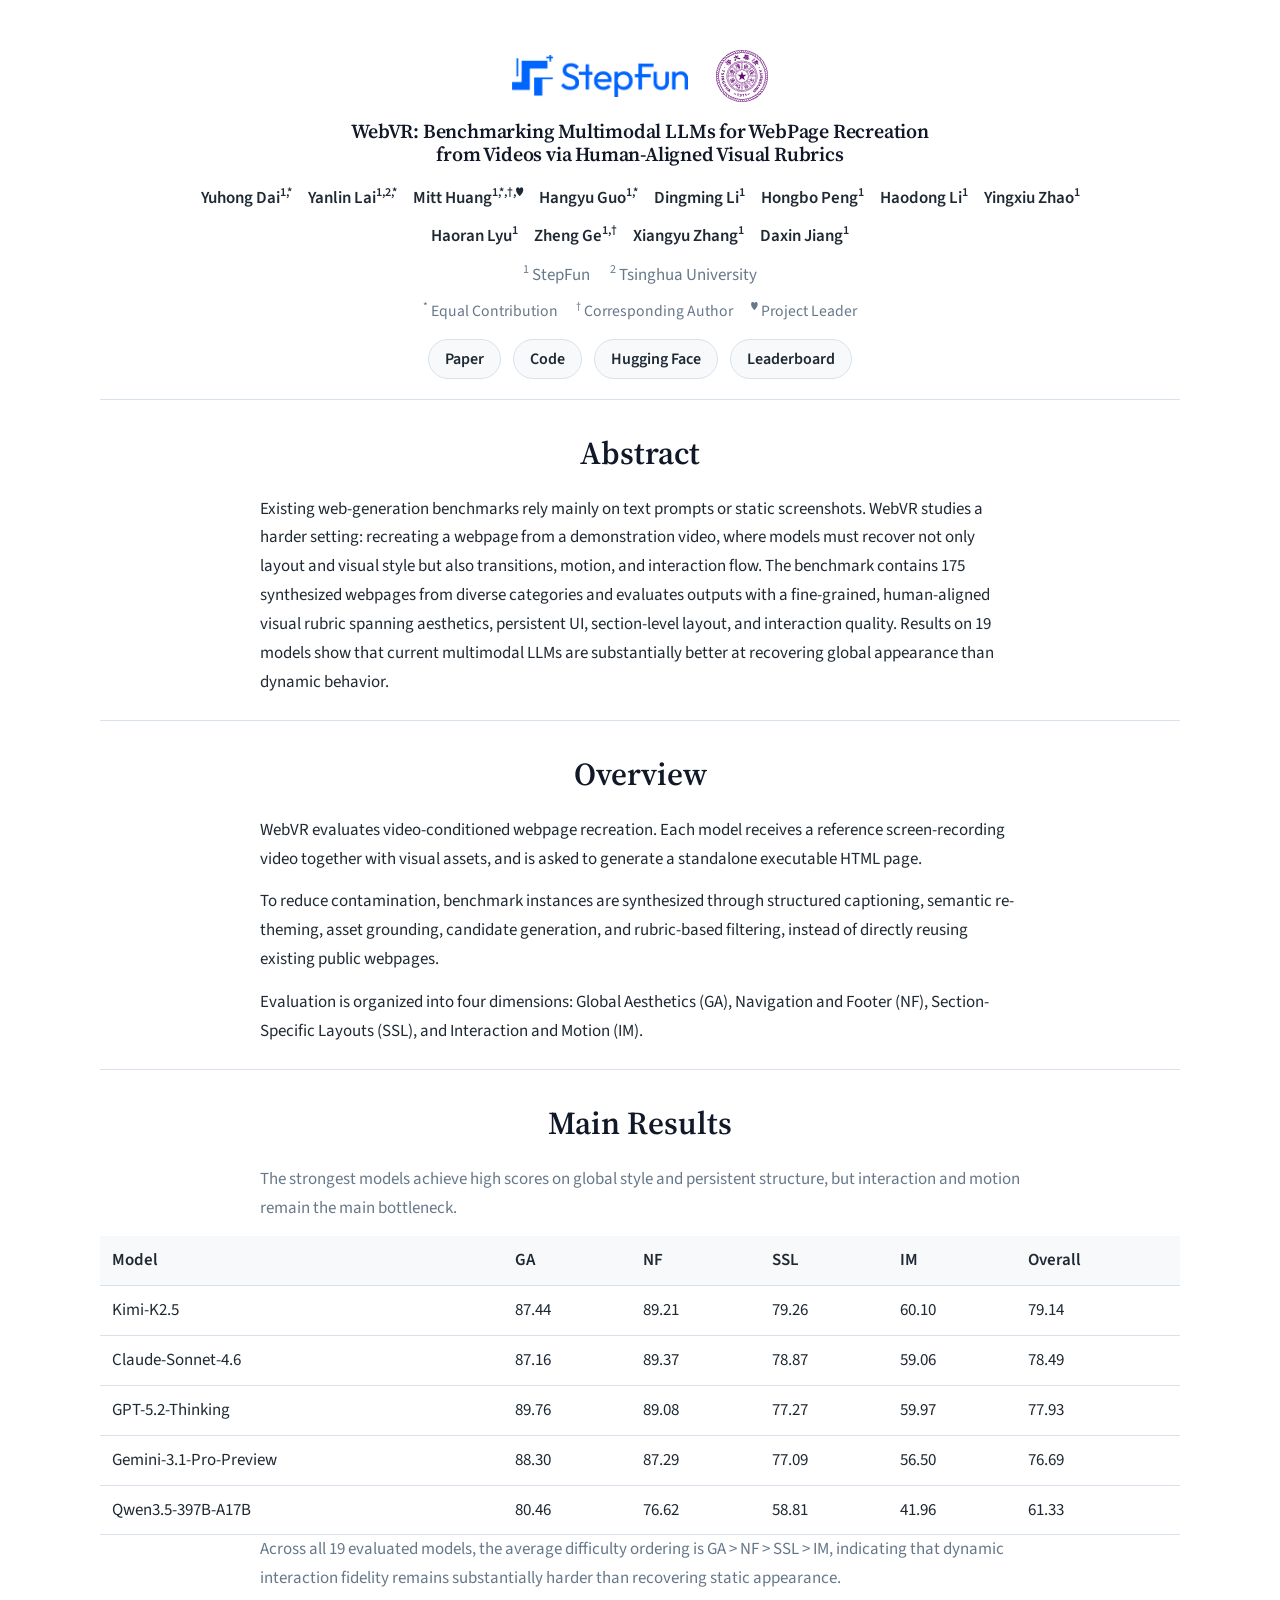
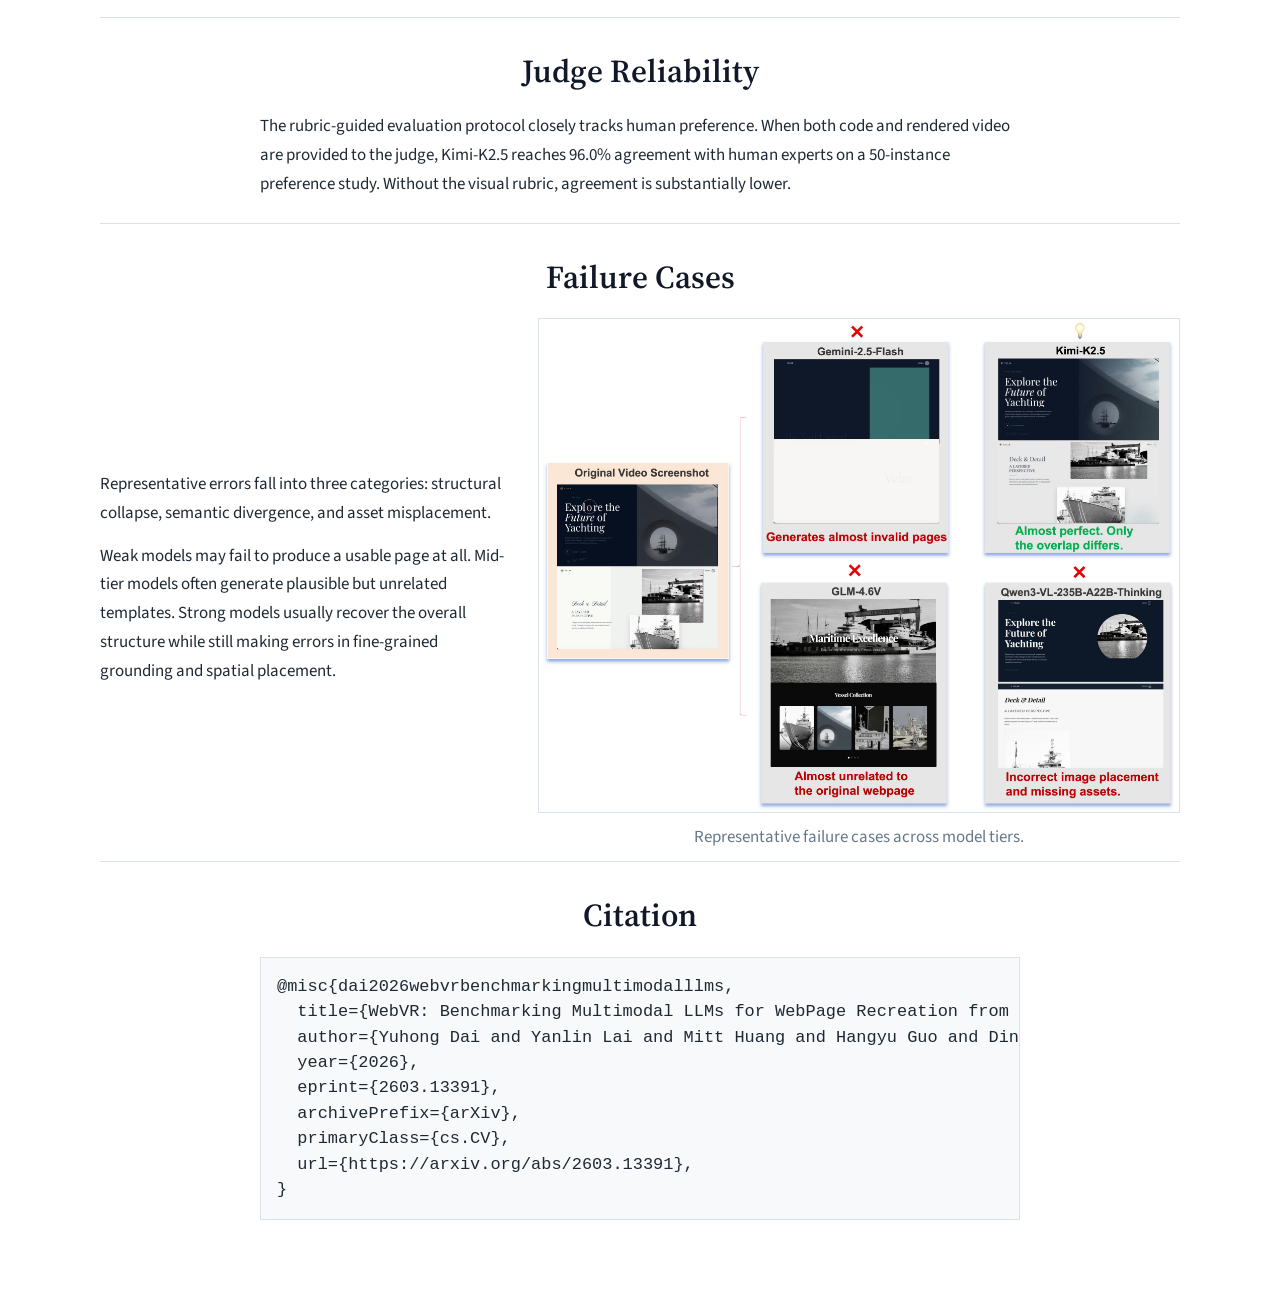
<file: index.html>
<!DOCTYPE html>
<html lang="en">
  <head>
    <meta charset="UTF-8" />
    <meta name="viewport" content="width=device-width, initial-scale=1.0" />
    <title>WebVR: Benchmarking Multimodal LLMs for WebPage Recreation from Videos</title>
    <meta
      name="description"
      content="Project page for WebVR, a benchmark for evaluating multimodal LLMs on recreating webpages from demonstration videos with human-aligned visual rubrics."
    />
    <link rel="preconnect" href="https://fonts.googleapis.com" />
    <link rel="preconnect" href="https://fonts.gstatic.com" crossorigin />
    <link
      href="https://fonts.googleapis.com/css2?family=Source+Serif+4:wght@400;600;700&family=Source+Sans+3:wght@400;500;600&display=swap"
      rel="stylesheet"
    />
    <link rel="stylesheet" href="styles.css" />
  </head>
  <body>
    <div class="container">
      <header class="hero">
        <div class="hero-logos" aria-label="Affiliation logos">
          <img
            class="hero-logo stepfun-logo"
            src="assets/logos/StepFun_en.png"
            alt="StepFun"
          />
          <img
            class="hero-logo thu-logo"
            src="assets/logos/thu-logo.svg"
            alt="Tsinghua University"
          />
        </div>
        <h1 class="project-title">
          <span>WebVR: Benchmarking Multimodal LLMs for WebPage Recreation</span>
          <span>from Videos via Human-Aligned Visual Rubrics</span>
        </h1>
        <div class="authors">
          <span>Yuhong Dai<sup>1,*</sup></span>
          <span>Yanlin Lai<sup>1,2,*</sup></span>
          <span>Mitt Huang<sup>1,*,†,♥</sup></span>
          <span>Hangyu Guo<sup>1,*</sup></span>
          <span>Dingming Li<sup>1</sup></span>
          <span>Hongbo Peng<sup>1</sup></span>
          <span>Haodong Li<sup>1</sup></span>
          <span>Yingxiu Zhao<sup>1</sup></span>
          <span>Haoran Lyu<sup>1</sup></span>
          <span>Zheng Ge<sup>1,†</sup></span>
          <span>Xiangyu Zhang<sup>1</sup></span>
          <span>Daxin Jiang<sup>1</sup></span>
        </div>
        <p class="affiliations">
          <span><sup>1</sup> StepFun</span>
          <span><sup>2</sup> Tsinghua University</span>
        </p>
        <p class="author-notes">
          <span><sup>*</sup> Equal Contribution</span>
          <span><sup>†</sup> Corresponding Author</span>
          <span><sup>♥</sup> Project Leader</span>
        </p>

        <div class="links">
          <a class="link-pill" href="assets/paper.pdf">Paper</a>
          <a class="link-pill" href="https://github.com/broalantaps/WebVR">Code</a>
          <a class="link-pill" href="https://huggingface.co/datasets/BroAlanTaps/WebVR">Hugging Face</a>
          <a class="link-pill" href="leaderboard.html">Leaderboard</a>
        </div>
      </header>

      <main>
        <section class="section" id="abstract">
          <h2>Abstract</h2>
          <div class="content">
            <p>
            Existing web-generation benchmarks rely mainly on text prompts or
            static screenshots. WebVR studies a harder setting: recreating a
            webpage from a demonstration video, where models must recover not
            only layout and visual style but also transitions, motion, and
            interaction flow. The benchmark contains 175 synthesized webpages
            from diverse categories and evaluates outputs with a fine-grained,
            human-aligned visual rubric spanning aesthetics, persistent UI,
            section-level layout, and interaction quality. Results on 19 models
            show that current multimodal LLMs are substantially better at
            recovering global appearance than dynamic behavior.
            </p>
          </div>
        </section>

        <section class="section">
          <h2>Overview</h2>
          <div class="content">
            <p>
              WebVR evaluates video-conditioned webpage recreation. Each model
              receives a reference screen-recording video together with visual
              assets, and is asked to generate a standalone executable HTML
              page.
            </p>
            <p>
              To reduce contamination, benchmark instances are synthesized
              through structured captioning, semantic re-theming, asset
              grounding, candidate generation, and rubric-based filtering,
              instead of directly reusing existing public webpages.
            </p>
            <p>
              Evaluation is organized into four dimensions: Global Aesthetics
              (GA), Navigation and Footer (NF), Section-Specific Layouts (SSL),
              and Interaction and Motion (IM).
            </p>
          </div>
        </section>

        <section class="section" id="results">
          <h2>Main Results</h2>
          <div class="content">
            <p class="section-intro">
              The strongest models achieve high scores on global style and
              persistent structure, but interaction and motion remain the main
              bottleneck.
            </p>
          </div>
          <div class="table-wrap">
            <table>
              <thead>
                <tr>
                  <th>Model</th>
                  <th>GA</th>
                  <th>NF</th>
                  <th>SSL</th>
                  <th>IM</th>
                  <th>Overall</th>
                </tr>
              </thead>
              <tbody>
                <tr>
                  <td>Kimi-K2.5</td>
                  <td>87.44</td>
                  <td>89.21</td>
                  <td>79.26</td>
                  <td>60.10</td>
                  <td>79.14</td>
                </tr>
                <tr>
                  <td>Claude-Sonnet-4.6</td>
                  <td>87.16</td>
                  <td>89.37</td>
                  <td>78.87</td>
                  <td>59.06</td>
                  <td>78.49</td>
                </tr>
                <tr>
                  <td>GPT-5.2-Thinking</td>
                  <td>89.76</td>
                  <td>89.08</td>
                  <td>77.27</td>
                  <td>59.97</td>
                  <td>77.93</td>
                </tr>
                <tr>
                  <td>Gemini-3.1-Pro-Preview</td>
                  <td>88.30</td>
                  <td>87.29</td>
                  <td>77.09</td>
                  <td>56.50</td>
                  <td>76.69</td>
                </tr>
                <tr>
                  <td>Qwen3.5-397B-A17B</td>
                  <td>80.46</td>
                  <td>76.62</td>
                  <td>58.81</td>
                  <td>41.96</td>
                  <td>61.33</td>
                </tr>
              </tbody>
            </table>
          </div>
          <div class="content">
            <p class="note">
            Across all 19 evaluated models, the average difficulty ordering is
            GA &gt; NF &gt; SSL &gt; IM, indicating that dynamic interaction
            fidelity remains substantially harder than recovering static
            appearance.
            </p>
          </div>
        </section>

        <section class="section">
          <h2>Judge Reliability</h2>
          <div class="content">
            <p>
            The rubric-guided evaluation protocol closely tracks human
            preference. When both code and rendered video are provided to the
            judge, Kimi-K2.5 reaches 96.0% agreement with human experts on a
            50-instance preference study. Without the visual rubric, agreement
            is substantially lower.
            </p>
          </div>
        </section>

        <section class="section">
          <h2>Failure Cases</h2>
          <div class="two-col two-col-centered">
            <div class="content content-left content-center-vertical">
              <p>
                Representative errors fall into three categories: structural
                collapse, semantic divergence, and asset misplacement.
              </p>
              <p>
                Weak models may fail to produce a usable page at all. Mid-tier
                models often generate plausible but unrelated templates. Strong
                models usually recover the overall structure while still making
                errors in fine-grained grounding and spatial placement.
              </p>
            </div>
            <figure class="figure figure-centered">
              <img
                src="assets/images/bad_case.jpg"
                alt="Failure cases on the WebVR benchmark"
              />
              <figcaption>Representative failure cases across model tiers.</figcaption>
            </figure>
          </div>
        </section>

        <section class="section" id="citation">
          <h2>Citation</h2>
          <div class="content">
            <pre><code>@misc{dai2026webvrbenchmarkingmultimodalllms,
  title={WebVR: Benchmarking Multimodal LLMs for WebPage Recreation from Videos via Human-Aligned Visual Rubrics},
  author={Yuhong Dai and Yanlin Lai and Mitt Huang and Hangyu Guo and Dingming Li and Hongbo Peng and Haodong Li and Yingxiu Zhao and Haoran Lyu and Zheng Ge and Xiangyu Zhang and Daxin Jiang},
  year={2026},
  eprint={2603.13391},
  archivePrefix={arXiv},
  primaryClass={cs.CV},
  url={https://arxiv.org/abs/2603.13391},
}</code></pre>
          </div>
        </section>
      </main>
    </div>
  </body>
</html>
</file>
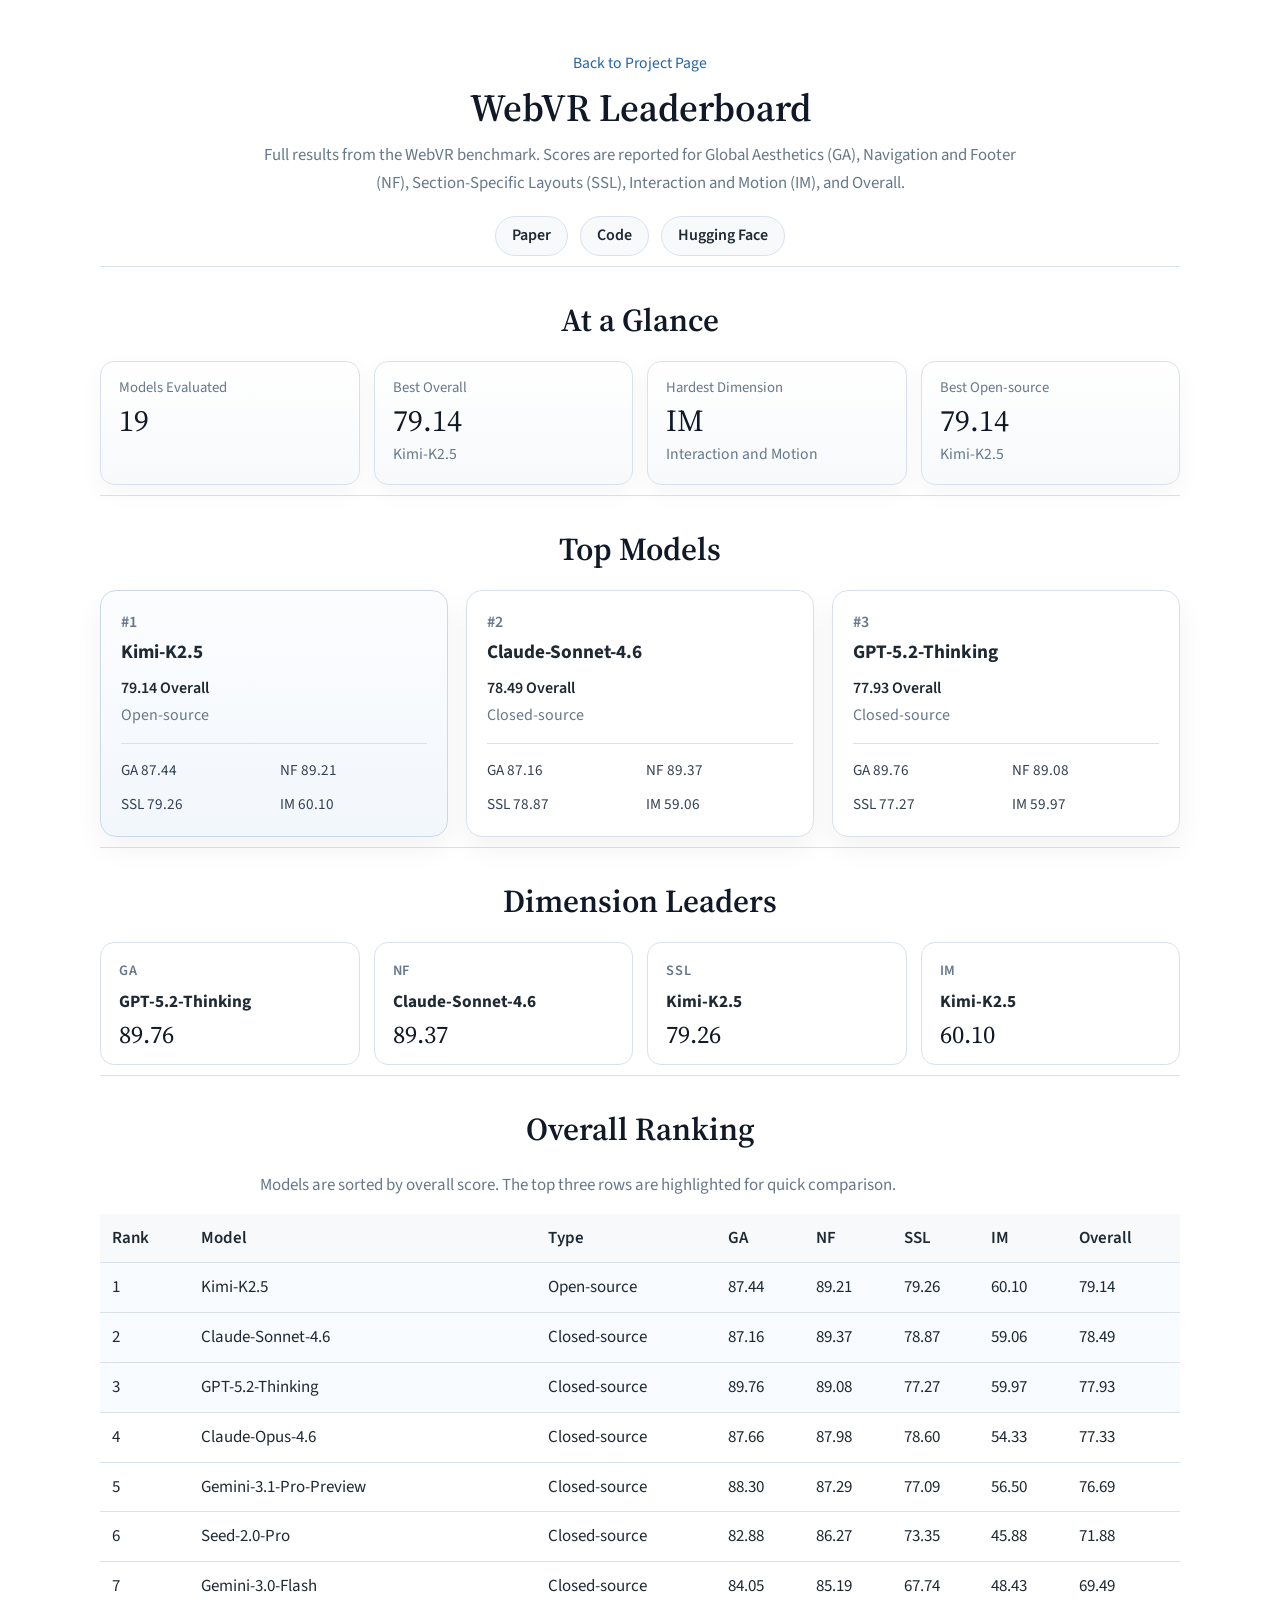
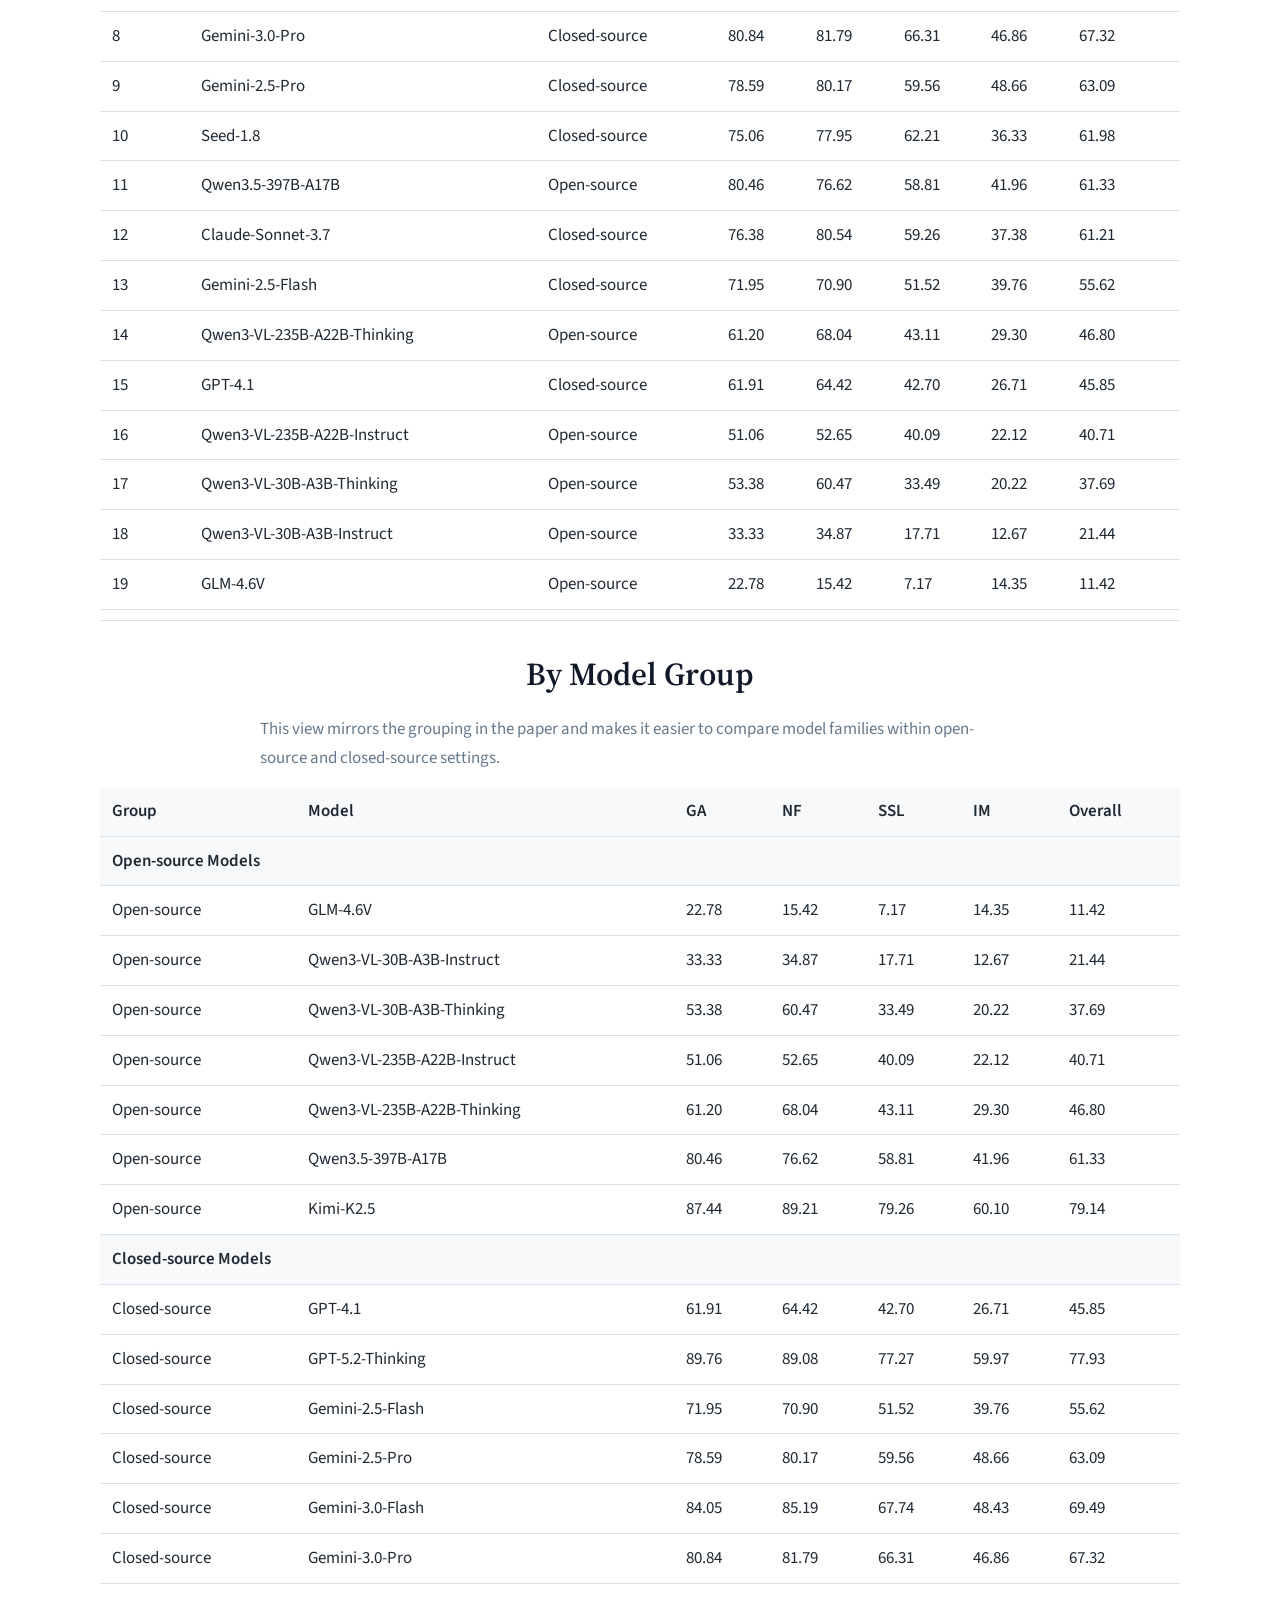
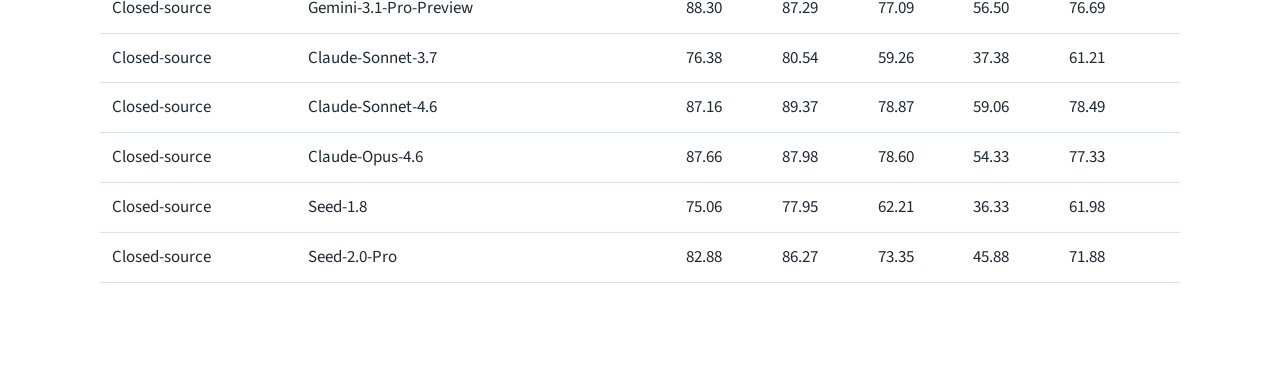
<file: leaderboard.html>
<!DOCTYPE html>
<html lang="en">
  <head>
    <meta charset="UTF-8" />
    <meta name="viewport" content="width=device-width, initial-scale=1.0" />
    <title>WebVR Leaderboard</title>
    <meta
      name="description"
      content="Leaderboard for WebVR: Benchmarking Multimodal LLMs for WebPage Recreation from Videos via Human-Aligned Visual Rubrics."
    />
    <link rel="preconnect" href="https://fonts.googleapis.com" />
    <link rel="preconnect" href="https://fonts.gstatic.com" crossorigin />
    <link
      href="https://fonts.googleapis.com/css2?family=Source+Serif+4:wght@400;600;700&family=Source+Sans+3:wght@400;500;600&display=swap"
      rel="stylesheet"
    />
    <link rel="stylesheet" href="styles.css" />
  </head>
  <body>
    <div class="container">
      <header class="hero leaderboard-hero">
        <p class="page-back"><a href="index.html">Back to Project Page</a></p>
        <h1 class="leaderboard-title">WebVR Leaderboard</h1>
        <p class="leaderboard-subtitle">
          Full results from the WebVR benchmark. Scores are reported for Global
          Aesthetics (GA), Navigation and Footer (NF), Section-Specific Layouts
          (SSL), Interaction and Motion (IM), and Overall.
        </p>
        <div class="leaderboard-links">
          <a class="link-pill" href="assets/paper.pdf">Paper</a>
          <a class="link-pill" href="https://github.com/broalantaps/WebVR">Code</a>
          <a class="link-pill" href="https://huggingface.co/datasets/BroAlanTaps/WebVR">Hugging Face</a>
        </div>
      </header>

      <main>
        <section class="section">
          <h2>At a Glance</h2>
          <div class="leaderboard-stats">
            <article class="stat-card">
              <p class="stat-label">Models Evaluated</p>
              <p class="stat-value">19</p>
            </article>
            <article class="stat-card">
              <p class="stat-label">Best Overall</p>
              <p class="stat-value">79.14</p>
              <p class="stat-caption">Kimi-K2.5</p>
            </article>
            <article class="stat-card">
              <p class="stat-label">Hardest Dimension</p>
              <p class="stat-value">IM</p>
              <p class="stat-caption">Interaction and Motion</p>
            </article>
            <article class="stat-card">
              <p class="stat-label">Best Open-source</p>
              <p class="stat-value">79.14</p>
              <p class="stat-caption">Kimi-K2.5</p>
            </article>
          </div>
        </section>

        <section class="section">
          <h2>Top Models</h2>
          <div class="leaderboard-cards">
            <article class="leader-card leader-card-first">
              <p class="leader-rank">#1</p>
              <h3>Kimi-K2.5</h3>
              <p class="leader-score">79.14 Overall</p>
              <p class="leader-meta">Open-source</p>
              <ul class="leader-metrics">
                <li>GA 87.44</li>
                <li>NF 89.21</li>
                <li>SSL 79.26</li>
                <li>IM 60.10</li>
              </ul>
            </article>
            <article class="leader-card">
              <p class="leader-rank">#2</p>
              <h3>Claude-Sonnet-4.6</h3>
              <p class="leader-score">78.49 Overall</p>
              <p class="leader-meta">Closed-source</p>
              <ul class="leader-metrics">
                <li>GA 87.16</li>
                <li>NF 89.37</li>
                <li>SSL 78.87</li>
                <li>IM 59.06</li>
              </ul>
            </article>
            <article class="leader-card">
              <p class="leader-rank">#3</p>
              <h3>GPT-5.2-Thinking</h3>
              <p class="leader-score">77.93 Overall</p>
              <p class="leader-meta">Closed-source</p>
              <ul class="leader-metrics">
                <li>GA 89.76</li>
                <li>NF 89.08</li>
                <li>SSL 77.27</li>
                <li>IM 59.97</li>
              </ul>
            </article>
          </div>
        </section>

        <section class="section">
          <h2>Dimension Leaders</h2>
          <div class="dimension-grid">
            <article class="dimension-card">
              <p class="dimension-name">GA</p>
              <h3>GPT-5.2-Thinking</h3>
              <p class="dimension-score">89.76</p>
            </article>
            <article class="dimension-card">
              <p class="dimension-name">NF</p>
              <h3>Claude-Sonnet-4.6</h3>
              <p class="dimension-score">89.37</p>
            </article>
            <article class="dimension-card">
              <p class="dimension-name">SSL</p>
              <h3>Kimi-K2.5</h3>
              <p class="dimension-score">79.26</p>
            </article>
            <article class="dimension-card">
              <p class="dimension-name">IM</p>
              <h3>Kimi-K2.5</h3>
              <p class="dimension-score">60.10</p>
            </article>
          </div>
        </section>

        <section class="section">
          <h2>Overall Ranking</h2>
          <div class="content">
            <p class="note">
              Models are sorted by overall score. The top three rows are
              highlighted for quick comparison.
            </p>
          </div>
          <div class="table-wrap">
            <table class="leaderboard-table overall-table">
              <thead>
                <tr>
                  <th>Rank</th>
                  <th>Model</th>
                  <th>Type</th>
                  <th>GA</th>
                  <th>NF</th>
                  <th>SSL</th>
                  <th>IM</th>
                  <th>Overall</th>
                </tr>
              </thead>
              <tbody>
                <tr><td>1</td><td>Kimi-K2.5</td><td>Open-source</td><td>87.44</td><td>89.21</td><td>79.26</td><td>60.10</td><td>79.14</td></tr>
                <tr><td>2</td><td>Claude-Sonnet-4.6</td><td>Closed-source</td><td>87.16</td><td>89.37</td><td>78.87</td><td>59.06</td><td>78.49</td></tr>
                <tr><td>3</td><td>GPT-5.2-Thinking</td><td>Closed-source</td><td>89.76</td><td>89.08</td><td>77.27</td><td>59.97</td><td>77.93</td></tr>
                <tr><td>4</td><td>Claude-Opus-4.6</td><td>Closed-source</td><td>87.66</td><td>87.98</td><td>78.60</td><td>54.33</td><td>77.33</td></tr>
                <tr><td>5</td><td>Gemini-3.1-Pro-Preview</td><td>Closed-source</td><td>88.30</td><td>87.29</td><td>77.09</td><td>56.50</td><td>76.69</td></tr>
                <tr><td>6</td><td>Seed-2.0-Pro</td><td>Closed-source</td><td>82.88</td><td>86.27</td><td>73.35</td><td>45.88</td><td>71.88</td></tr>
                <tr><td>7</td><td>Gemini-3.0-Flash</td><td>Closed-source</td><td>84.05</td><td>85.19</td><td>67.74</td><td>48.43</td><td>69.49</td></tr>
                <tr><td>8</td><td>Gemini-3.0-Pro</td><td>Closed-source</td><td>80.84</td><td>81.79</td><td>66.31</td><td>46.86</td><td>67.32</td></tr>
                <tr><td>9</td><td>Gemini-2.5-Pro</td><td>Closed-source</td><td>78.59</td><td>80.17</td><td>59.56</td><td>48.66</td><td>63.09</td></tr>
                <tr><td>10</td><td>Seed-1.8</td><td>Closed-source</td><td>75.06</td><td>77.95</td><td>62.21</td><td>36.33</td><td>61.98</td></tr>
                <tr><td>11</td><td>Qwen3.5-397B-A17B</td><td>Open-source</td><td>80.46</td><td>76.62</td><td>58.81</td><td>41.96</td><td>61.33</td></tr>
                <tr><td>12</td><td>Claude-Sonnet-3.7</td><td>Closed-source</td><td>76.38</td><td>80.54</td><td>59.26</td><td>37.38</td><td>61.21</td></tr>
                <tr><td>13</td><td>Gemini-2.5-Flash</td><td>Closed-source</td><td>71.95</td><td>70.90</td><td>51.52</td><td>39.76</td><td>55.62</td></tr>
                <tr><td>14</td><td>Qwen3-VL-235B-A22B-Thinking</td><td>Open-source</td><td>61.20</td><td>68.04</td><td>43.11</td><td>29.30</td><td>46.80</td></tr>
                <tr><td>15</td><td>GPT-4.1</td><td>Closed-source</td><td>61.91</td><td>64.42</td><td>42.70</td><td>26.71</td><td>45.85</td></tr>
                <tr><td>16</td><td>Qwen3-VL-235B-A22B-Instruct</td><td>Open-source</td><td>51.06</td><td>52.65</td><td>40.09</td><td>22.12</td><td>40.71</td></tr>
                <tr><td>17</td><td>Qwen3-VL-30B-A3B-Thinking</td><td>Open-source</td><td>53.38</td><td>60.47</td><td>33.49</td><td>20.22</td><td>37.69</td></tr>
                <tr><td>18</td><td>Qwen3-VL-30B-A3B-Instruct</td><td>Open-source</td><td>33.33</td><td>34.87</td><td>17.71</td><td>12.67</td><td>21.44</td></tr>
                <tr><td>19</td><td>GLM-4.6V</td><td>Open-source</td><td>22.78</td><td>15.42</td><td>7.17</td><td>14.35</td><td>11.42</td></tr>
              </tbody>
            </table>
          </div>
        </section>

        <section class="section">
          <h2>By Model Group</h2>
          <div class="content">
            <p class="note">
              This view mirrors the grouping in the paper and makes it easier to
              compare model families within open-source and closed-source
              settings.
            </p>
          </div>
          <div class="table-wrap">
            <table class="leaderboard-table">
              <thead>
                <tr>
                  <th>Group</th>
                  <th>Model</th>
                  <th>GA</th>
                  <th>NF</th>
                  <th>SSL</th>
                  <th>IM</th>
                  <th>Overall</th>
                </tr>
              </thead>
              <tbody>
                <tr class="group-row"><td colspan="7">Open-source Models</td></tr>
                <tr><td>Open-source</td><td>GLM-4.6V</td><td>22.78</td><td>15.42</td><td>7.17</td><td>14.35</td><td>11.42</td></tr>
                <tr><td>Open-source</td><td>Qwen3-VL-30B-A3B-Instruct</td><td>33.33</td><td>34.87</td><td>17.71</td><td>12.67</td><td>21.44</td></tr>
                <tr><td>Open-source</td><td>Qwen3-VL-30B-A3B-Thinking</td><td>53.38</td><td>60.47</td><td>33.49</td><td>20.22</td><td>37.69</td></tr>
                <tr><td>Open-source</td><td>Qwen3-VL-235B-A22B-Instruct</td><td>51.06</td><td>52.65</td><td>40.09</td><td>22.12</td><td>40.71</td></tr>
                <tr><td>Open-source</td><td>Qwen3-VL-235B-A22B-Thinking</td><td>61.20</td><td>68.04</td><td>43.11</td><td>29.30</td><td>46.80</td></tr>
                <tr><td>Open-source</td><td>Qwen3.5-397B-A17B</td><td>80.46</td><td>76.62</td><td>58.81</td><td>41.96</td><td>61.33</td></tr>
                <tr><td>Open-source</td><td>Kimi-K2.5</td><td>87.44</td><td>89.21</td><td>79.26</td><td>60.10</td><td>79.14</td></tr>
                <tr class="group-row"><td colspan="7">Closed-source Models</td></tr>
                <tr><td>Closed-source</td><td>GPT-4.1</td><td>61.91</td><td>64.42</td><td>42.70</td><td>26.71</td><td>45.85</td></tr>
                <tr><td>Closed-source</td><td>GPT-5.2-Thinking</td><td>89.76</td><td>89.08</td><td>77.27</td><td>59.97</td><td>77.93</td></tr>
                <tr><td>Closed-source</td><td>Gemini-2.5-Flash</td><td>71.95</td><td>70.90</td><td>51.52</td><td>39.76</td><td>55.62</td></tr>
                <tr><td>Closed-source</td><td>Gemini-2.5-Pro</td><td>78.59</td><td>80.17</td><td>59.56</td><td>48.66</td><td>63.09</td></tr>
                <tr><td>Closed-source</td><td>Gemini-3.0-Flash</td><td>84.05</td><td>85.19</td><td>67.74</td><td>48.43</td><td>69.49</td></tr>
                <tr><td>Closed-source</td><td>Gemini-3.0-Pro</td><td>80.84</td><td>81.79</td><td>66.31</td><td>46.86</td><td>67.32</td></tr>
                <tr><td>Closed-source</td><td>Gemini-3.1-Pro-Preview</td><td>88.30</td><td>87.29</td><td>77.09</td><td>56.50</td><td>76.69</td></tr>
                <tr><td>Closed-source</td><td>Claude-Sonnet-3.7</td><td>76.38</td><td>80.54</td><td>59.26</td><td>37.38</td><td>61.21</td></tr>
                <tr><td>Closed-source</td><td>Claude-Sonnet-4.6</td><td>87.16</td><td>89.37</td><td>78.87</td><td>59.06</td><td>78.49</td></tr>
                <tr><td>Closed-source</td><td>Claude-Opus-4.6</td><td>87.66</td><td>87.98</td><td>78.60</td><td>54.33</td><td>77.33</td></tr>
                <tr><td>Closed-source</td><td>Seed-1.8</td><td>75.06</td><td>77.95</td><td>62.21</td><td>36.33</td><td>61.98</td></tr>
                <tr><td>Closed-source</td><td>Seed-2.0-Pro</td><td>82.88</td><td>86.27</td><td>73.35</td><td>45.88</td><td>71.88</td></tr>
              </tbody>
            </table>
          </div>
        </section>
      </main>
    </div>
  </body>
</html>
</file>
<file: styles.css>
:root {
  --bg: #ffffff;
  --text: #1f2933;
  --muted: #66788a;
  --line: #d9e2ec;
  --soft: #f7f9fb;
  --link: #2563a6;
  --max-width: 1080px;
  --content-width: 760px;
}

* {
  box-sizing: border-box;
}

html {
  scroll-behavior: smooth;
}

body {
  margin: 0;
  background: var(--bg);
  color: var(--text);
  font-family: "Source Sans 3", sans-serif;
  line-height: 1.7;
}

a {
  color: var(--link);
  text-decoration: none;
}

a:hover {
  text-decoration: underline;
}

img {
  display: block;
  width: 100%;
  height: auto;
}

.container {
  width: min(calc(100% - 32px), var(--max-width));
  margin: 0 auto;
  padding: 42px 0 72px;
}

.hero {
  padding: 8px 0 20px;
  text-align: center;
}

.hero-logos {
  display: flex;
  align-items: center;
  justify-content: center;
  gap: 28px;
  margin: 0 auto 18px;
}

.hero-logo {
  display: block;
  width: auto;
  height: 48px;
  object-fit: contain;
}

.stepfun-logo {
  height: 42px;
}

.thu-logo {
  height: 52px;
}

h1,
h2 {
  margin: 0;
  font-family: "Source Serif 4", serif;
  font-weight: 600;
  color: #111827;
}

.project-title {
  max-width: 100%;
  margin: 0 auto;
  font-size: clamp(1.18rem, 1.55vw, 1.55rem);
  line-height: 1.16;
  letter-spacing: -0.01em;
  font-weight: 600;
}

.project-title span {
  display: block;
  white-space: nowrap;
}

h2 {
  margin-bottom: 14px;
  text-align: center;
  font-size: 2rem;
}

.authors,
.affiliations,
.content,
.section-intro,
figcaption,
th,
td,
pre,
.resource-list {
  font-size: 1.06rem;
}

.authors {
  display: flex;
  justify-content: center;
  flex-wrap: wrap;
  gap: 8px 16px;
  max-width: 920px;
  margin: 16px auto 8px;
  color: var(--text);
}

.authors span {
  white-space: nowrap;
  font-weight: 600;
}

.affiliations {
  display: flex;
  justify-content: center;
  flex-wrap: wrap;
  gap: 6px 20px;
  margin: 0;
  color: var(--muted);
}

.author-notes {
  display: flex;
  justify-content: center;
  flex-wrap: wrap;
  gap: 6px 18px;
  margin: 8px 0 0;
  color: var(--muted);
  font-size: 0.98rem;
}

.authors sup,
.affiliations sup,
.author-notes sup {
  font-size: 0.72em;
  vertical-align: super;
}

.links {
  display: flex;
  justify-content: center;
  flex-wrap: wrap;
  gap: 12px;
  margin-top: 14px;
}

.link-pill {
  display: inline-flex;
  align-items: center;
  justify-content: center;
  min-height: 40px;
  padding: 0 16px;
  border: 1px solid var(--line);
  border-radius: 999px;
  background: var(--soft);
  color: var(--text);
  font-weight: 600;
}

.link-pill:hover {
  text-decoration: none;
  border-color: #b8c6d3;
}

.page-back {
  margin: 0 0 10px;
  color: var(--muted);
  font-size: 0.98rem;
}

.leaderboard-hero {
  padding-bottom: 10px;
}

.leaderboard-title {
  max-width: none;
  font-size: clamp(2rem, 3vw, 2.8rem);
  line-height: 1.1;
}

.leaderboard-subtitle {
  width: min(100%, var(--content-width));
  margin: 12px auto 0;
  color: var(--muted);
  font-size: 1.05rem;
}

.leaderboard-links {
  display: flex;
  justify-content: center;
  flex-wrap: wrap;
  gap: 12px;
  margin-top: 18px;
}

.leaderboard-stats {
  display: grid;
  grid-template-columns: repeat(4, minmax(0, 1fr));
  gap: 14px;
}

.stat-card {
  padding: 16px 18px;
  border: 1px solid var(--line);
  border-radius: 14px;
  background: linear-gradient(180deg, #ffffff 0%, #f7f9fb 100%);
  box-shadow: 0 8px 24px rgba(15, 23, 42, 0.04);
}

.stat-label,
.stat-value,
.stat-caption {
  margin: 0;
}

.stat-label {
  color: var(--muted);
  font-size: 0.92rem;
  line-height: 1.4;
}

.stat-value {
  margin-top: 6px;
  font-family: "Source Serif 4", serif;
  font-size: 1.9rem;
  line-height: 1.05;
  color: #111827;
}

.stat-caption {
  margin-top: 4px;
  color: var(--muted);
  font-size: 0.98rem;
}

.leaderboard-cards {
  display: grid;
  grid-template-columns: repeat(3, minmax(0, 1fr));
  gap: 18px;
}

.leader-card {
  padding: 18px 20px;
  border: 1px solid var(--line);
  border-radius: 16px;
  background: #ffffff;
  box-shadow: 0 12px 28px rgba(15, 23, 42, 0.05);
}

.leader-card-first {
  border-color: #c9d9ea;
  background: linear-gradient(180deg, #fcfdff 0%, #f2f7fc 100%);
}

.leader-card h3 {
  margin: 0 0 6px;
  font-size: 1.2rem;
}

.leader-rank,
.leader-score,
.leader-meta {
  margin: 0;
}

.leader-rank {
  color: var(--muted);
  font-weight: 600;
}

.leader-score {
  font-weight: 600;
}

.leader-meta {
  color: var(--muted);
}

.leader-metrics {
  display: grid;
  grid-template-columns: repeat(2, minmax(0, 1fr));
  gap: 8px 12px;
  margin: 14px 0 0;
  padding: 14px 0 0;
  list-style: none;
  border-top: 1px solid var(--line);
  color: #334155;
  font-size: 0.95rem;
}

.leader-metrics li {
  margin: 0;
}

.dimension-grid {
  display: grid;
  grid-template-columns: repeat(4, minmax(0, 1fr));
  gap: 14px;
}

.dimension-card {
  padding: 16px 18px;
  border: 1px solid var(--line);
  border-radius: 14px;
  background: #ffffff;
}

.dimension-card h3,
.dimension-name,
.dimension-score {
  margin: 0;
}

.dimension-name {
  color: var(--muted);
  font-size: 0.9rem;
  font-weight: 600;
  letter-spacing: 0.06em;
}

.dimension-card h3 {
  margin-top: 6px;
  font-size: 1.08rem;
  line-height: 1.35;
}

.dimension-score {
  margin-top: 8px;
  font-family: "Source Serif 4", serif;
  font-size: 1.55rem;
  line-height: 1.1;
  color: #111827;
}

.overall-table tbody tr:nth-child(-n + 3):not(.group-row) {
  background: #f8fbff;
}

.leaderboard-table tbody tr:hover:not(.group-row) {
  background: #fbfdff;
}

.group-row td {
  background: var(--soft);
  font-weight: 600;
}

.section {
  padding: 26px 0 10px;
  border-top: 1px solid var(--line);
}

.content {
  width: min(100%, var(--content-width));
  margin: 0 auto;
}

.content-left {
  width: 100%;
  margin: 0;
}

.content-center-vertical {
  display: flex;
  flex-direction: column;
  justify-content: center;
}

.content p {
  margin: 0 0 14px;
}

.two-col {
  display: grid;
  grid-template-columns: minmax(0, 0.78fr) minmax(0, 1.22fr);
  gap: 28px;
  align-items: start;
}

.two-col-centered {
  align-items: center;
}

.figure {
  margin: 18px auto 0;
}

.figure-centered {
  margin-top: 0;
}

.figure-wide {
  max-width: 980px;
}

.figure img {
  border: 1px solid var(--line);
  background: #ffffff;
}

figcaption {
  margin-top: 10px;
  color: var(--muted);
  text-align: center;
}

.table-wrap {
  margin-top: 14px;
  overflow-x: auto;
}

table {
  width: 100%;
  border-collapse: collapse;
}

th,
td {
  padding: 10px 12px;
  text-align: left;
  border-bottom: 1px solid var(--line);
}

th {
  background: var(--soft);
  font-weight: 600;
}

.section-intro,
.note {
  color: var(--muted);
}

.resource-list {
  margin: 0;
  padding-left: 20px;
}

pre {
  margin: 0;
  padding: 16px;
  border: 1px solid var(--line);
  background: var(--soft);
  overflow-x: auto;
  line-height: 1.5;
}

@media (max-width: 800px) {
  .container {
    width: min(calc(100% - 24px), var(--max-width));
    padding-top: 28px;
  }

  .hero-logos {
    gap: 18px;
    margin-bottom: 14px;
  }

  .hero-logo {
    height: 40px;
  }

  .stepfun-logo {
    height: 34px;
  }

  .thu-logo {
    height: 42px;
  }

  .two-col {
    grid-template-columns: 1fr;
    gap: 18px;
  }

  .leaderboard-cards {
    grid-template-columns: 1fr;
  }

  .leaderboard-stats,
  .dimension-grid {
    grid-template-columns: 1fr 1fr;
  }

  h2 {
    font-size: 1.75rem;
  }

  .project-title span {
    white-space: normal;
  }
}

@media (max-width: 560px) {
  .leaderboard-stats,
  .dimension-grid,
  .leader-metrics {
    grid-template-columns: 1fr;
  }

  .stat-value {
    font-size: 1.7rem;
  }
}
</file>
